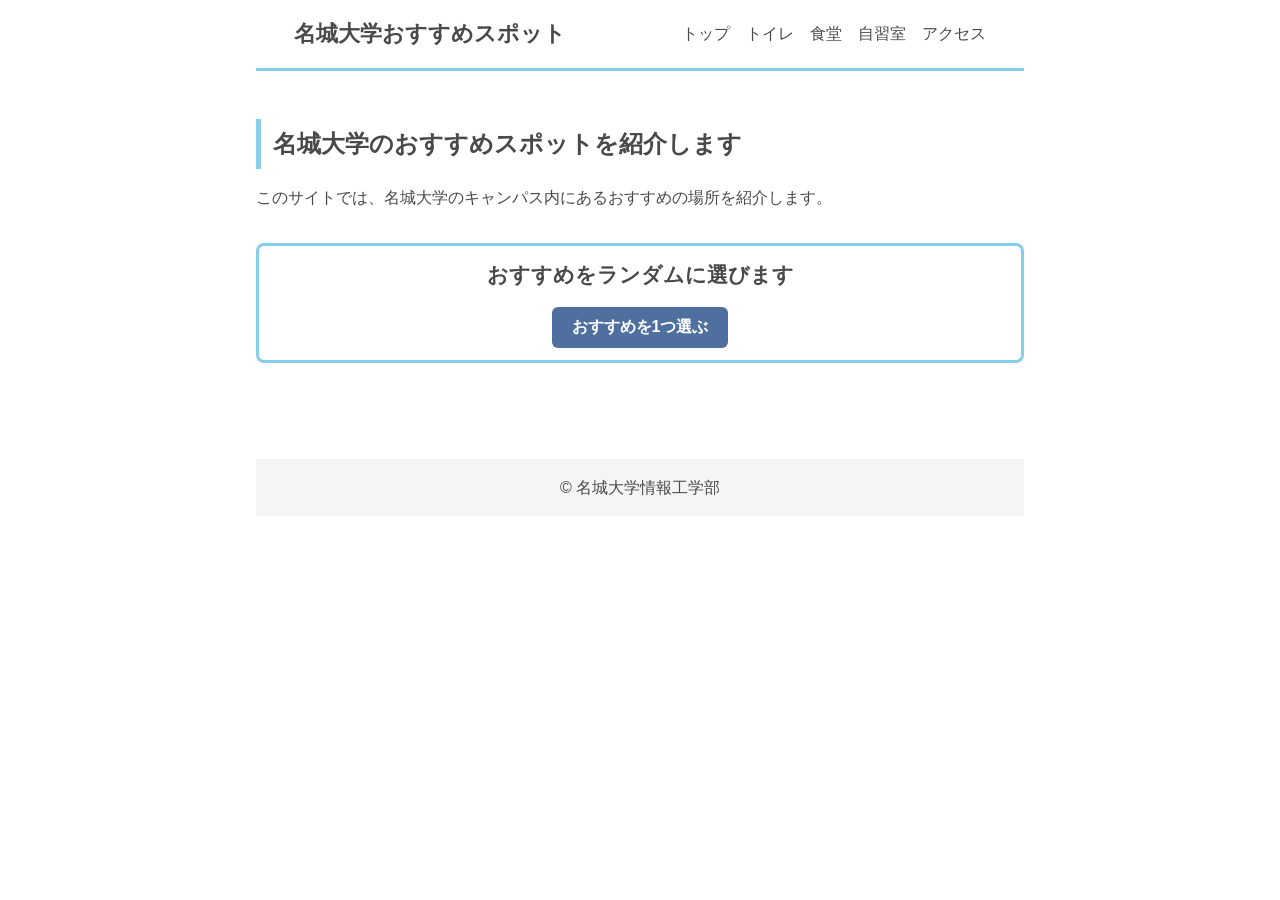
<file: index.html>
<!DOCTYPE html>
<html lang="ja">
<head>
    <meta charset="UTF-8">
    <meta name="viewport" content="width=device-width">
    <title>名城大学おすすめスポット</title>
    <meta name="description" content="名城大学のおすすめスポットを紹介するサイトです。">
    <link rel="stylesheet" href="css/common.css">
    <link rel="stylesheet" href="css/index.css">
    <script src="js/roulette.js"></script>
</head>

<body>
    <header class="header">
        <h1>名城大学おすすめスポット</h1>

        <nav>
            <ul>
                <li><a href="index.html">トップ</a></li>
                <li><a href="toilet.html">トイレ</a></li>
                <li><a href="cafeteria.html">食堂</a></li>
                <li><a href="library.html">自習室</a></li>
                <li><a href="access.html">アクセス</a></li>
            </ul>
        </nav>
    </header>

    <main>
        <section class="intro">
            <h2 class="title">名城大学のおすすめスポットを紹介します</h2>
            <p>このサイトでは、名城大学のキャンパス内にあるおすすめの場所を紹介します。</p>
            <div class="roulette-box">
                <h3 id="roulette">おすすめをランダムに選びます</h3>
                <button id="roulette-button" type="button">おすすめを1つ選ぶ</button>
            </div>
        </section>
    </main>

    <footer class="footer">
        <p>&copy; 名城大学情報工学部</p>
    </footer>
</body>
</html>
</file>
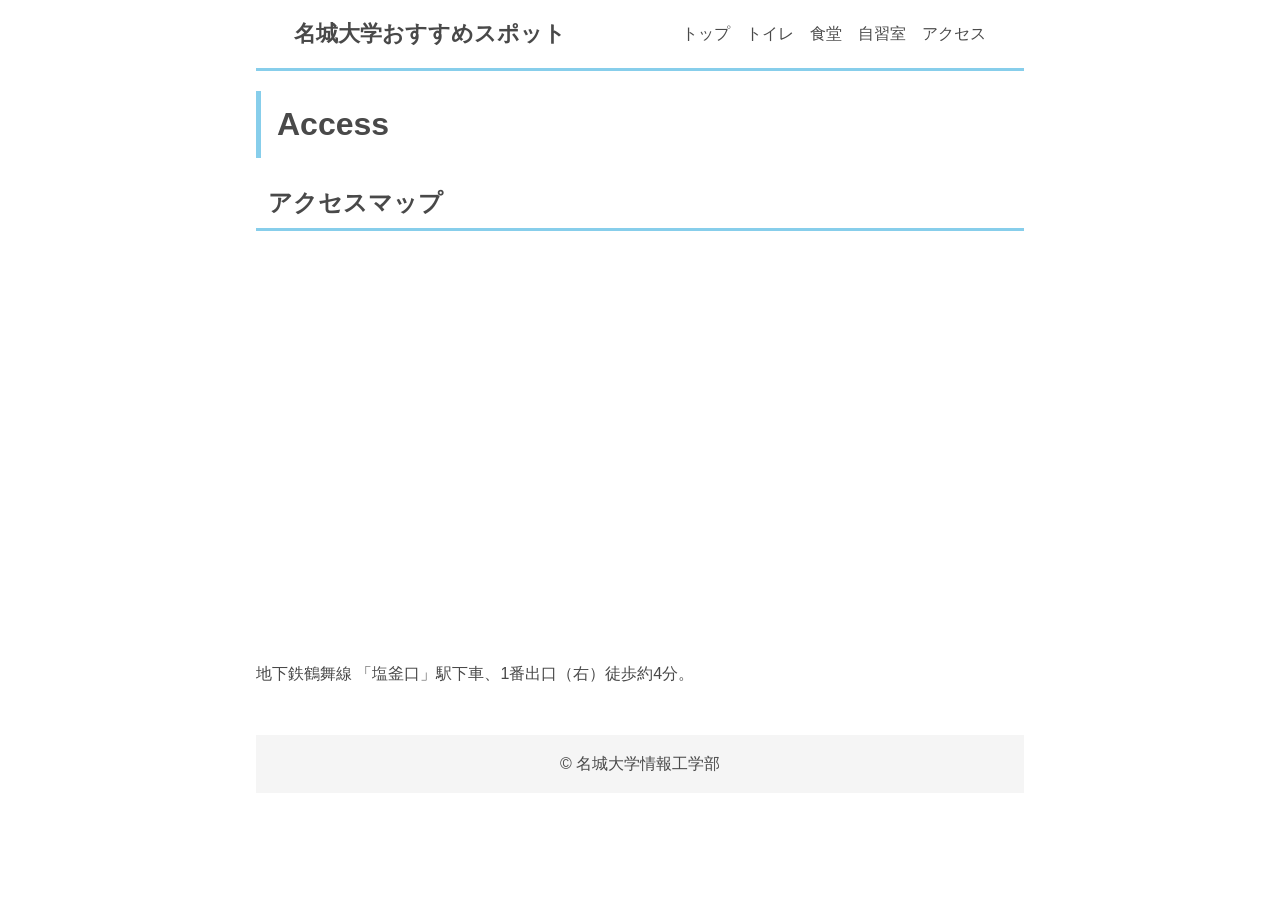
<file: access.html>
<!DOCTYPE html>
<html>
    <head>
        <meta charset="UTF-8">
        <title>名城大学情報工学部へのアクセス</title>
        <meta name="description" content="アクセス">
        <meta name="viewport" content="width=device-width">
        <script src="https://ajax.googleapis.com/ajax/libs/jquery/1.11.0/jquery.min.js"></script>
        <link href="css/access.css" rel="stylesheet">
        <link href="css/common.css" rel="stylesheet">
    </head>
    <body>
        <header class="header">
            <h1>名城大学おすすめスポット</h1>

            <nav>
                <ul>
                    <li><a href="index.html">トップ</a></li>
                    <li><a href="toilet.html">トイレ</a></li>
                    <li><a href="cafeteria.html">食堂</a></li>
                    <li><a href="library.html">自習室</a></li>
                    <li><a href="access.html">アクセス</a></li>
                </ul>
            </nav>
        </header>
        <main class="main">
            <div>
                <h1 class="title">Access</h1>
            </div>
            <div>
                <h2 class="access">アクセスマップ</h2>
                <!-- <iframe src="https://www.google.com/maps/embed?pb=!1m18!1m12!1m3!1d1115.2360323906423!2d136.9784476069544!3d35.135117376735!2m3!1f0!2f0!3f0!3m2!1i1024!2i768!4f13.1!3m3!1m2!1s0x60037ad5058b80ef%3A0xead84a215623ada8!2z44CSNDY4LTAwNzMg5oSb55-l55yM5ZCN5Y-k5bGL5biC5aSp55m95Yy65aGp6Yec5Y-j77yR5LiB55uu77yU77yR77yR!5e1!3m2!1sja!2sjp!4v1750660671871!5m2!1sja!2sjp" style="border:0;" allowfullscreen="" loading="lazy" referrerpolicy="no-referrer-when-downgrade"></iframe> -->
                <iframe class="map" src="https://www.google.com/maps/embed?pb=!1m18!1m12!1m3!1d7150.5477269456715!2d136.9722532032261!3d35.13525976790086!2m3!1f0!2f0!3f0!3m2!1i1024!2i768!4f13.1!3m3!1m2!1s0x60037ad6985ff6bb%3A0x23539e4812bdd380!2z5ZCN5Z-O5aSn5a2mIOWkqeeZveOCreODo-ODs-ODkeOCuQ!5e0!3m2!1sja!2sjp!4v1783597515349!5m2!1sja!2sjp" style="border:0;" allowfullscreen="" loading="lazy" referrerpolicy="strict-origin-when-cross-origin"></iframe>
                <p class="access-text">地下鉄鶴舞線 「塩釜口」駅下車、1番出口（右）徒歩約4分。</p>
            </div>
        </main>
        <footer class="footer">
            <p>&copy; 名城大学情報工学部</p>
        </footer>
    </body>
</html>
</file>
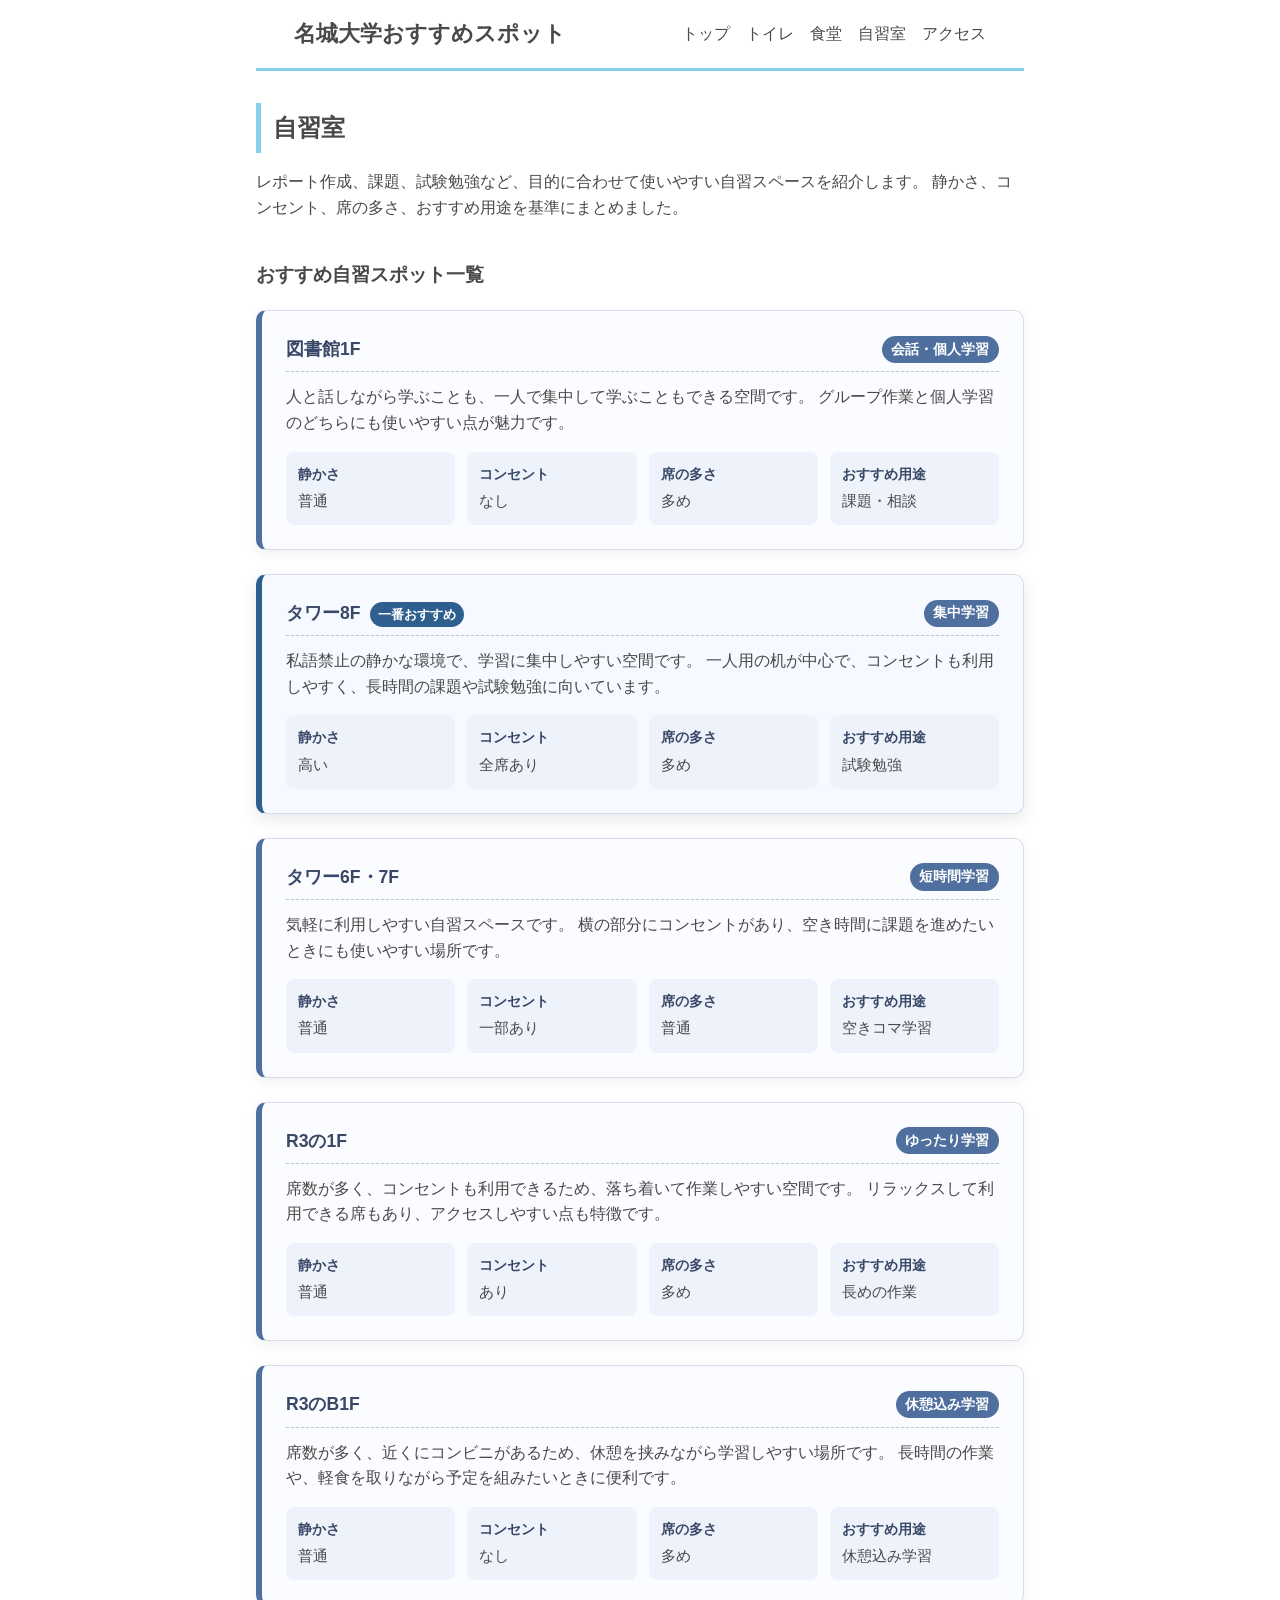
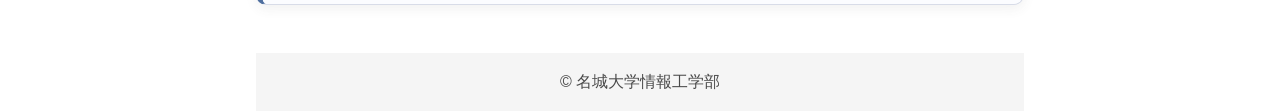
<file: library.html>
<!DOCTYPE html>
<html lang="ja">
<head>
    <meta charset="UTF-8">
    <meta name="viewport" content="width=device-width">
    <title>名城大学おすすめスポット</title>
    <meta name="description" content="名城大学のおすすめスポットを紹介するサイトです。">
    <link rel="stylesheet" href="css/common.css">
    <link rel="stylesheet" href="css/library.css">
</head>

<body>
    <header class="header">
        <h1>名城大学おすすめスポット</h1>

        <nav>
            <ul>
                <li><a href="index.html">トップ</a></li>
                <li><a href="toilet.html">トイレ</a></li>
                <li><a href="cafeteria.html">食堂</a></li>
                <li><a href="library.html">自習室</a></li>
                <li><a href="access.html">アクセス</a></li>
            </ul>
        </nav>
    </header>

    <main class="library-page">
    <section class="library-hero">
        <h2 class="title">自習室</h2>
        <p>
            レポート作成、課題、試験勉強など、目的に合わせて使いやすい自習スペースを紹介します。
            静かさ、コンセント、席の多さ、おすすめ用途を基準にまとめました。
        </p>
    </section>

    <section class="library-section">
        <h3 class="section-heading">おすすめ自習スポット一覧</h3>

        <ul class="study-space-list">
            <li class="study-space-card">
                <div class="study-space-header">
                    <h4>図書館1F</h4>
                    <span class="study-type">会話・個人学習</span>
                </div>
                <p>
                    人と話しながら学ぶことも、一人で集中して学ぶこともできる空間です。
                    グループ作業と個人学習のどちらにも使いやすい点が魅力です。
                </p>
                <dl class="spot-tags">
                    <div>
                        <dt>静かさ</dt>
                        <dd>普通</dd>
                    </div>
                    <div>
                        <dt>コンセント</dt>
                        <dd>なし</dd>
                    </div>
                    <div>
                        <dt>席の多さ</dt>
                        <dd>多め</dd>
                    </div>
                    <div>
                        <dt>おすすめ用途</dt>
                        <dd>課題・相談</dd>
                    </div>
                </dl>
            </li>

            <li class="study-space-card featured">
                <div class="study-space-header">
                    <h4>タワー8F</h4>
                    <span class="study-type">集中学習</span>
                </div>
                <p>
                    私語禁止の静かな環境で、学習に集中しやすい空間です。
                    一人用の机が中心で、コンセントも利用しやすく、長時間の課題や試験勉強に向いています。
                </p>
                <dl class="spot-tags">
                    <div>
                        <dt>静かさ</dt>
                        <dd>高い</dd>
                    </div>
                    <div>
                        <dt>コンセント</dt>
                        <dd>全席あり</dd>
                    </div>
                    <div>
                        <dt>席の多さ</dt>
                        <dd>多め</dd>
                    </div>
                    <div>
                        <dt>おすすめ用途</dt>
                        <dd>試験勉強</dd>
                    </div>
                </dl>
            </li>

            <li class="study-space-card">
                <div class="study-space-header">
                    <h4>タワー6F・7F</h4>
                    <span class="study-type">短時間学習</span>
                </div>
                <p>
                    気軽に利用しやすい自習スペースです。
                    横の部分にコンセントがあり、空き時間に課題を進めたいときにも使いやすい場所です。
                </p>
                <dl class="spot-tags">
                    <div>
                        <dt>静かさ</dt>
                        <dd>普通</dd>
                    </div>
                    <div>
                        <dt>コンセント</dt>
                        <dd>一部あり</dd>
                    </div>
                    <div>
                        <dt>席の多さ</dt>
                        <dd>普通</dd>
                    </div>
                    <div>
                        <dt>おすすめ用途</dt>
                        <dd>空きコマ学習</dd>
                    </div>
                </dl>
            </li>

            <li class="study-space-card">
                <div class="study-space-header">
                    <h4>R3の1F</h4>
                    <span class="study-type">ゆったり学習</span>
                </div>
                <p>
                    席数が多く、コンセントも利用できるため、落ち着いて作業しやすい空間です。
                    リラックスして利用できる席もあり、アクセスしやすい点も特徴です。
                </p>
                <dl class="spot-tags">
                    <div>
                        <dt>静かさ</dt>
                        <dd>普通</dd>
                    </div>
                    <div>
                        <dt>コンセント</dt>
                        <dd>あり</dd>
                    </div>
                    <div>
                        <dt>席の多さ</dt>
                        <dd>多め</dd>
                    </div>
                    <div>
                        <dt>おすすめ用途</dt>
                        <dd>長めの作業</dd>
                    </div>
                </dl>
            </li>

            <li class="study-space-card">
                <div class="study-space-header">
                    <h4>R3のB1F</h4>
                    <span class="study-type">休憩込み学習</span>
                </div>
                <p>
                    席数が多く、近くにコンビニがあるため、休憩を挟みながら学習しやすい場所です。
                    長時間の作業や、軽食を取りながら予定を組みたいときに便利です。
                </p>
                <dl class="spot-tags">
                    <div>
                        <dt>静かさ</dt>
                        <dd>普通</dd>
                    </div>
                    <div>
                        <dt>コンセント</dt>
                        <dd>なし</dd>
                    </div>
                    <div>
                        <dt>席の多さ</dt>
                        <dd>多め</dd>
                    </div>
                    <div>
                        <dt>おすすめ用途</dt>
                        <dd>休憩込み学習</dd>
                    </div>
                </dl>
            </li>
        </ul>
    </section>
</main>

    <footer class="footer">
        <p>&copy; 名城大学情報工学部</p>
    </footer>
</body>
</html>
</file>
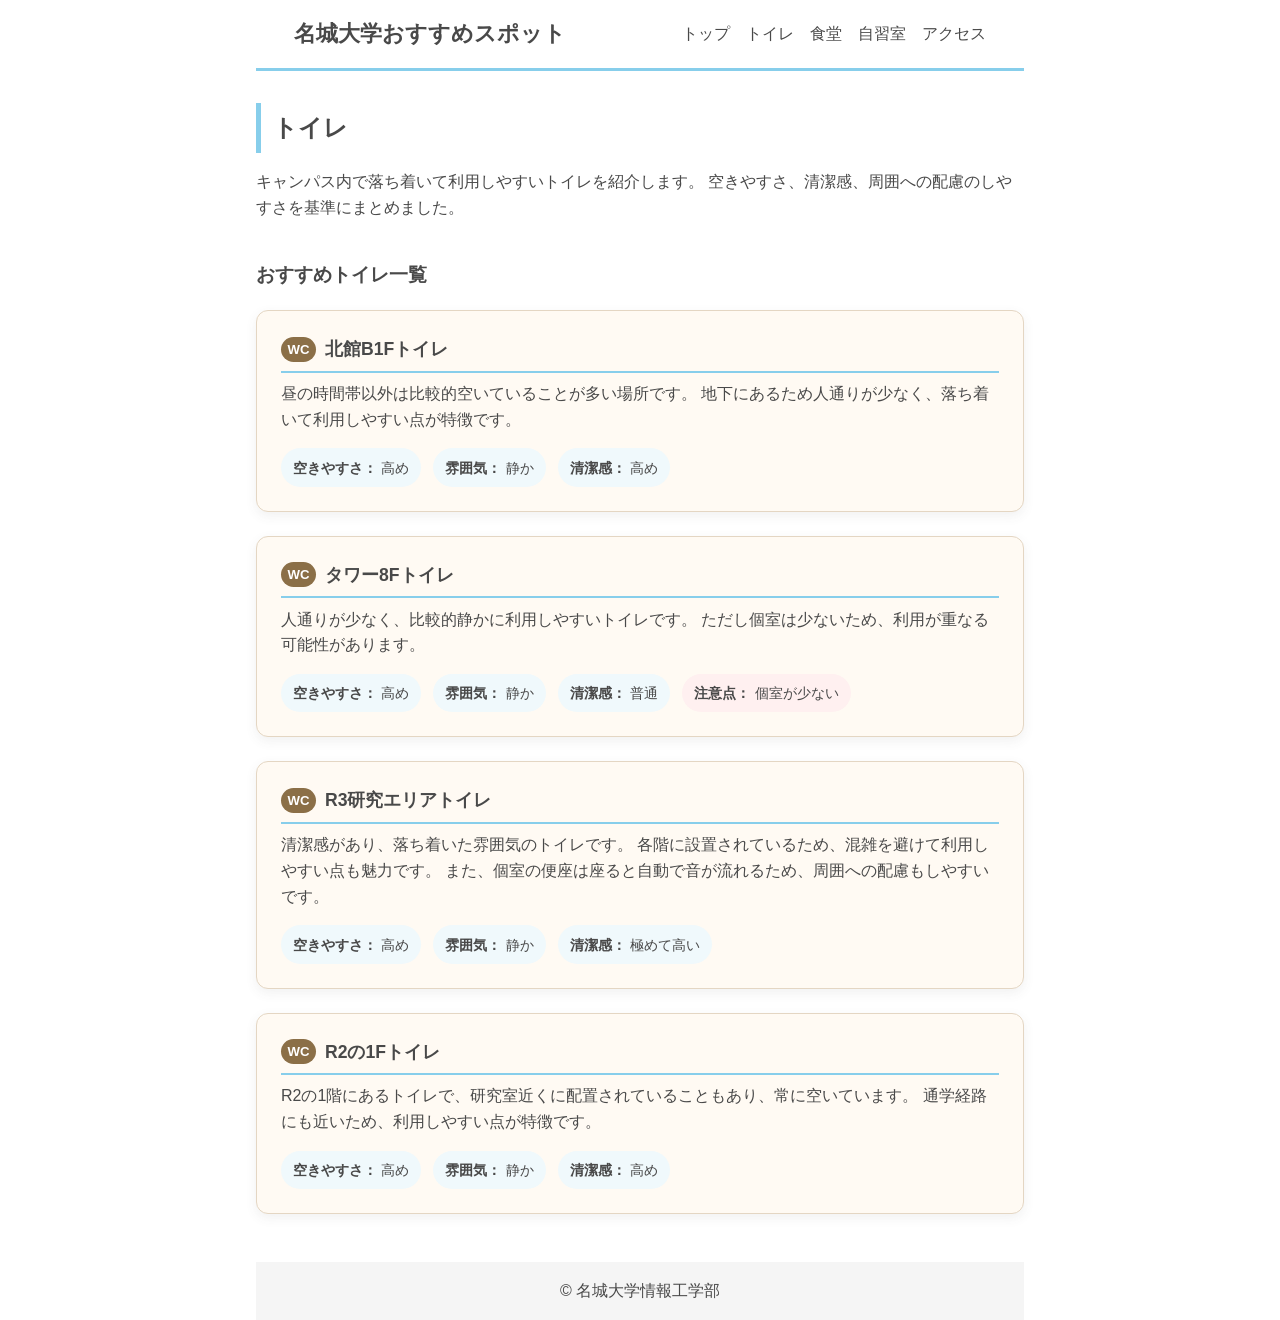
<file: toilet.html>
<!DOCTYPE html>
<html lang="ja">
<head>
    <meta charset="UTF-8">
    <meta name="viewport" content="width=device-width">
    <title>名城大学おすすめスポット</title>
    <meta name="description" content="名城大学のおすすめスポットを紹介するサイトです。">
    <link rel="stylesheet" href="css/common.css">
    <link rel="stylesheet" href="css/toilet.css">
</head>

<body>
    <header class="header">
        <h1>名城大学おすすめスポット</h1>

        <nav>
            <ul>
                <li><a href="index.html">トップ</a></li>
                <li><a href="toilet.html">トイレ</a></li>
                <li><a href="cafeteria.html">食堂</a></li>
                <li><a href="library.html">自習室</a></li>
                <li><a href="access.html">アクセス</a></li>
            </ul>
        </nav>
    </header>

<main class="toilet-page">
    <section class="toilet-hero">
        <h2 class="title">トイレ</h2>
        <p>
            キャンパス内で落ち着いて利用しやすいトイレを紹介します。
            空きやすさ、清潔感、周囲への配慮のしやすさを基準にまとめました。
        </p>
    </section>

    <section class="toilet-section">
        <h3 class="section-heading">おすすめトイレ一覧</h3>

        <ul class="toilet-list">
            <li class="toilet-card">
                <h4>北館B1Fトイレ</h4>
                <p>
                    昼の時間帯以外は比較的空いていることが多い場所です。
                    地下にあるため人通りが少なく、落ち着いて利用しやすい点が特徴です。
                </p>
                <dl>
                    <div>
                        <dt>空きやすさ</dt>
                        <dd>高め</dd>
                    </div>
                    <div>
                        <dt>雰囲気</dt>
                        <dd>静か</dd>
                    </div>
                    <div>
                        <dt>清潔感</dt>
                        <dd>高め</dd>
                    </div>
                </dl>
            </li>

            <li class="toilet-card">
                <h4>タワー8Fトイレ</h4>
                <p>
                    人通りが少なく、比較的静かに利用しやすいトイレです。
                    ただし個室は少ないため、利用が重なる可能性があります。
                </p>
                <dl>
                    <div>
                        <dt>空きやすさ</dt>
                        <dd>高め</dd>
                    </div>
                    <div>
                        <dt>雰囲気</dt>
                        <dd>静か</dd>
                    </div>
                    <div>
                        <dt>清潔感</dt>
                        <dd>普通</dd>
                    </div>
                    <div class="warning">
                        <dt>注意点</dt>
                        <dd>個室が少ない</dd>
                    </div>
                </dl>
            </li>

            <li class="toilet-card">
                <h4>R3研究エリアトイレ</h4>
                <p>
                    清潔感があり、落ち着いた雰囲気のトイレです。
                    各階に設置されているため、混雑を避けて利用しやすい点も魅力です。
                    また、個室の便座は座ると自動で音が流れるため、周囲への配慮もしやすいです。
                </p>
                <dl>
                    <div>
                        <dt>空きやすさ</dt>
                        <dd>高め</dd>
                    </div>
                    <div>
                        <dt>雰囲気</dt>
                        <dd>静か</dd>
                    </div>
                    <div>
                        <dt>清潔感</dt>
                        <dd>極めて高い</dd>
                    </div>
                </dl>
            </li>

            <li class="toilet-card">
                <h4>R2の1Fトイレ</h4>
                <p>
                    R2の1階にあるトイレで、研究室近くに配置されていることもあり、常に空いています。
                    通学経路にも近いため、利用しやすい点が特徴です。
                </p>
                <dl>
                    <div>
                        <dt>空きやすさ</dt>
                        <dd>高め</dd>
                    </div>
                    <div>
                        <dt>雰囲気</dt>
                        <dd>静か</dd>
                    </div>
                    <div>
                        <dt>清潔感</dt>
                        <dd>高め</dd>
                    </div>
                </dl>
            </li>
        </ul>
    </section>
</main>

    <footer class="footer">
        <p>&copy; 名城大学情報工学部</p>
    </footer>
</body>
</html>
</file>
<file: css/common.css>
@charset "utf-8";

*,
::before,
::after {
    padding: 0;
    margin: 0;
    box-sizing: border-box;
}

ul,
ol {
    list-style: none;
}

a {
    color: inherit;
    text-decoration: none;
}

img {
    max-width: 100%;
}

/*ページ全体の基本スタイル*/
body {
    font-family: sans-serif;
    line-height: 1.6;
    color: #494949;
    background-color: #ffffff;
    padding-left: 20%;
    padding-right: 20%;
}

/*見出しの共通スタイル(トイレ/食堂/アクセスの各ページと共通で使う) */
.title {
    padding: 0.25em 0.5em;
    color: #494949;
    background: transparent;
    border-left: solid 5px #87CEEB;
}

/*header*/
.header {
    display: flex;
    justify-content: space-between;
    align-items: center;
    flex-wrap: wrap;
    padding: 1em 5%;
    border-bottom: solid 3px #87CEEB;
}

.header h1 {
    font-size: 1.4em;
}

.header nav ul {
    display: flex;
    flex-wrap: wrap;
}

.header nav ul li {
    margin-left: 1em;
}

.header nav ul li a:hover {
    text-decoration: underline;
}

/* footer */
.footer {
    text-align: center;
    padding: 1em 0;
    margin-top: 3em;
    color: #494949;
    background-color: #f5f5f5;
}

/* スマホ幅(800px以下)ではnavを縦積みにし、左右余白を狭くする*/
@media (max-width: 800px) {
    body {
        padding-left: 10%;
        padding-right: 10%;
    }

    .header {
        flex-direction: column;
    }

    .header nav {
        width: 100%;
    }

    .header nav ul {
        flex-wrap: wrap;
        margin-top: 0.5em;
    }

    .header nav ul li {
        margin-left: 0;
        margin-right: 1em;
    }
}
</file>
<file: css/index.css>
@charset "utf-8";

.intro {
    padding: 3em 0;
}

.intro p {
    margin-top: 1em;
}

.roulette-box {
    display: flex;
    flex-direction: column;
    justify-content: center;
    align-items: center;
    height: 120px;
    margin-top: 2em;
    border: solid 3px #87CEEB;
    border-radius: 8px;
}

#roulette {
    font-size: 1.3em;
    color: #494949;
}

#roulette-button {
    margin-top: 1em;
    padding: 0.6em 1.2em;
    border: 0;
    border-radius: 6px;
    color: #ffffff;
    background-color: #4f6f9f;
    font-size: 1em;
    font-weight: bold;
    cursor: pointer;
}

#roulette-button:hover {
    background-color: #394867;
}
</file>
<file: css/access.css>
.title {
  margin-top: 20px;
}

.access{
  padding: 0.25em 0.5em;
  border-bottom: solid 3px #87CEEB;
  margin-top: 20px;
}

.map {
    display: block;
    width: 100%;
    height: 400px;
    margin-top: 20px;
}

.access-text{
  margin-top: 10px;
}
</file>
<file: css/library.css>
@charset "utf-8";

/* ===== 自習室ページ ===== */

.library-page {
    padding-top: 2em;
}

.library-hero {
    margin-bottom: 2.5em;
}

.library-hero p {
    margin-top: 1em;
}

/* ===== セクション見出し ===== */

.section-heading {
    margin-bottom: 1em;
    font-size: 1.2em;
    color: #494949;
}

/* ===== 自習スポット一覧 ===== */

.study-space-list {
    display: grid;
    gap: 1.5em;
}

.study-space-card {
    padding: 1.5em;
    border: solid 1px #d8dce8;
    border-left: solid 6px #4f6f9f;
    border-radius: 10px;
    background-color: #fbfcff;
    box-shadow: 0 4px 12px rgba(73, 73, 73, 0.08);
}

.study-space-card.featured {
    border-left-color: #2f5f8f;
    background-color: #f6f9ff;
    box-shadow: 0 6px 16px rgba(73, 73, 73, 0.12);
}

.study-space-card.featured .study-space-header h4::after {
    content: "一番おすすめ";
    display: inline-block;
    margin-left: 0.75em;
    padding: 0.15em 0.6em;
    border-radius: 999px;
    font-size: 0.75em;
    color: #ffffff;
    background-color: #2f5f8f;
}

/* ===== カード見出し ===== */

.study-space-header {
    display: flex;
    justify-content: space-between;
    align-items: center;
    gap: 1em;
    margin-bottom: 0.75em;
    padding-bottom: 0.5em;
    border-bottom: dashed 1px #b8c4d8;
}

.study-space-header h4 {
    font-size: 1.1em;
    color: #394867;
}

.study-type {
    padding: 0.2em 0.7em;
    border-radius: 999px;
    font-size: 0.85em;
    font-weight: bold;
    color: #ffffff;
    background-color: #4f6f9f;
    white-space: nowrap;
}

.study-space-card p {
    margin-bottom: 1em;
}

/* ===== 特徴タグ ===== */

.spot-tags {
    display: grid;
    grid-template-columns: repeat(4, 1fr);
    gap: 0.75em;
}

.spot-tags > div {
    padding: 0.75em;
    border-radius: 8px;
    background-color: #eef3fb;
}

.spot-tags dt {
    margin-bottom: 0.25em;
    font-size: 0.85em;
    font-weight: bold;
    color: #394867;
}

.spot-tags dd {
    font-size: 0.95em;
}

/* ===== スマホ対応 ===== */

@media (max-width: 800px) {
    .library-page {
        padding-top: 1.5em;
    }

    .study-space-card {
        padding: 1.2em;
    }

    .study-space-header {
        flex-direction: column;
        align-items: flex-start;
    }

    .spot-tags {
        grid-template-columns: 1fr;
    }
}
</file>
<file: css/toilet.css>
@charset "utf-8";

/* ===== トイレページ ===== */

.toilet-page {
    padding-top: 2em;
}

.toilet-hero {
    margin-bottom: 2.5em;
}

.toilet-hero p {
    margin-top: 1em;
}

/* ===== セクション見出し ===== */

.section-heading {
    margin-bottom: 1em;
    font-size: 1.2em;
    color: #494949;
}

/* ===== トイレ一覧 ===== */

.toilet-list {
    display: grid;
    gap: 1.5em;
}

.toilet-card {
    position: relative;
    padding: 1.5em;
    border: solid 1px #e4d6c3;
    border-radius: 12px;
    background-color: #fffaf3;
    box-shadow: 0 4px 12px rgba(73, 73, 73, 0.08);
}

.toilet-card h4 {
    display: flex;
    align-items: center;
    gap: 0.5em;
    margin-bottom: 0.5em;
    padding-bottom: 0.4em;
    font-size: 1.1em;
    color: #494949;
    border-bottom: solid 2px #87CEEB;
}

.toilet-card h4::before {
    content: "WC";
    padding: 0.15em 0.5em;
    border-radius: 999px;
    font-size: 0.75em;
    font-weight: bold;
    color: #ffffff;
    background-color: #8b6f47;
}

.toilet-card p {
    margin-bottom: 1em;
}

/* ===== 特徴表示 ===== */

.toilet-card dl {
    display: flex;
    flex-wrap: wrap;
    gap: 0.75em;
}

.toilet-card dl > div {
    padding: 0.4em 0.75em;
    border-radius: 999px;
    background-color: #f0f9fc;
}

.toilet-card dl > div.warning {
    background-color: #fff0f0;
}

.toilet-card dt,
.toilet-card dd {
    display: inline;
    font-size: 0.9em;
}

.toilet-card dt {
    font-weight: bold;
}

.toilet-card dt::after {
    content: "：";
}

/* ===== スマホ対応 ===== */

@media (max-width: 800px) {
    .toilet-page {
        padding-top: 1.5em;
    }

    .toilet-card {
        padding: 1.2em;
    }

    .toilet-card dl {
        flex-direction: column;
        gap: 0.5em;
    }

    .toilet-card dl > div {
        border-radius: 8px;
    }
}
</file>
